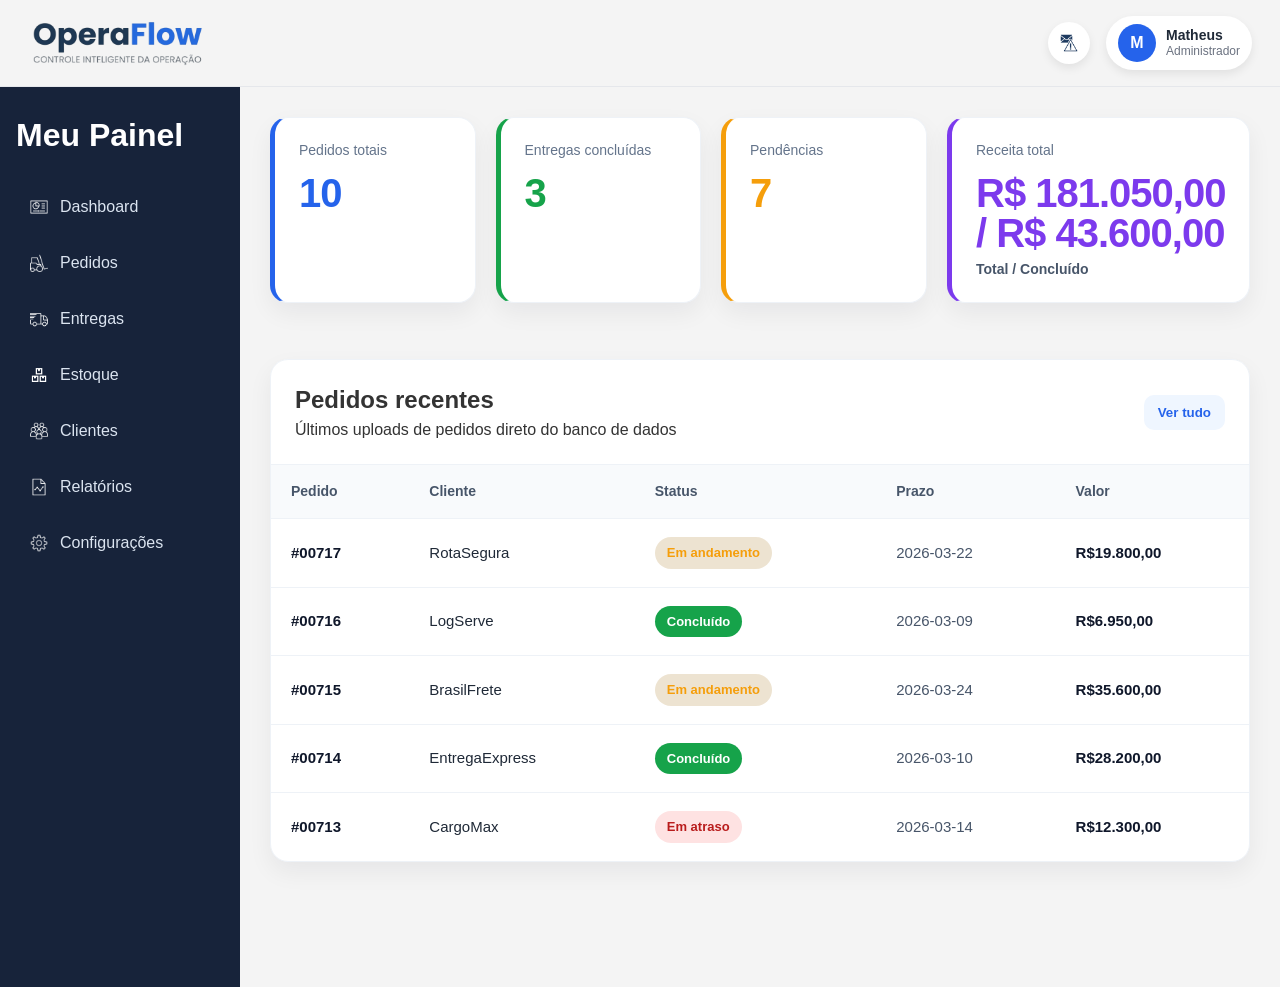
<file: src/pages/index.html>
﻿<!DOCTYPE html>
<html lang="pt-br">
<head>
  <meta charset="UTF-8">
  <meta name="viewport" content="width=device-width, initial-scale=1.0">
  <title>OperaFlow</title>
  <link rel="icon" type="image/x-icon" href="../assets/img/favicon.png">
  <link rel="stylesheet" href="../assets/css/style.css">
</head>
<body>

  <header class="cabecalho">
      <div class="logo">
      <img src="../assets/img/logo (1).png" alt="logo da empresa OperaFlow">
    </div>

    <div class="header-acoes">
    <button class="btn-icone" aria-label="Notificações">
      <img src="../assets/img/icons8-alarmes-60.png" alt="Notificações">
    </button>

    <div class="usuario-box">
      <div class="usuario-avatar">M</div>
      <div class="usuario-info">
        <strong>Matheus</strong>
        <span>Administrador</span>
      </div>
    </div>
  </div>
</header>
  <main>

    <div class="dashboard">
      <aside class="dashboard-sidebar">
        <h2>Meu Painel</h2>
        <nav>
          <ul>
          <li><a href="./index.html"><img src="../assets/img/icons8-painel-de-controle-50.png" alt=""><span>Dashboard</span></a></li>
            <li><a href="./pedidos.html"><img src="../assets/img/icons8-empilhadeira-50 (1).png" alt=""><span>Pedidos</span></a></li>
            <li><a href="#"><img src="../assets/img/icons8-em-trânsito-50.png" alt=""><span>Entregas</span></a></li>
            <li><a href="#"><img src="../assets/img/icons8-caixas-32.png" alt=""><span>Estoque</span></a></li>
            <li><a href="#"><img src="../assets/img/icons8-clientes-50.png" alt=""><span>Clientes</span></a></li>
            <li><a href="#"><img src="../assets/img/icons8-relatórios-50.png" alt=""><span>Relatórios</span></a></li>
            <li><a href="#"><img src="../assets/img/icons8-configurações-50.png" alt=""><span>Configurações</span></a></li>
          </ul>
        </nav>
      </aside>
<main class="conteudo">
<section class="cards-side">
  <div id="kpi-pedidos" class="kpi-card pedidos" role="button" tabindex="0" aria-label="Ver pedidos">
    <span class="kpi-label">Pedidos totais</span>
    <strong class="kpi-value">0</strong>
  </div>

  <div id="kpi-entregas" class="kpi-card entregas" role="button" tabindex="0" aria-label="Ver entregas concluídas">
    <span class="kpi-label">Entregas concluídas</span>
    <strong class="kpi-value">0</strong>
  </div>

  <div id="kpi-pendencias" class="kpi-card pendencias" role="button" tabindex="0" aria-label="Ver pedidos pendentes">
    <span class="kpi-label">Pendências</span>
    <strong class="kpi-value">0</strong>
  </div>

  <div id="kpi-receita" class="kpi-card receita" role="button" tabindex="0" aria-label="Ver receita gerada">
    <span class="kpi-label">Receita total</span>
    <strong class="kpi-value">R$0,00</strong>
    <small class="kpi-subvalue">Concluídas: R$0,00</small>
  </div>
</section>

<section class="table-card">
  <div class="table-header">
    <div>
      <h2>Pedidos recentes</h2>
      <p>Últimos uploads de pedidos direto do banco de dados</p>
    </div>
    <button class="btn-secundario" type="button">Ver tudo</button>
  </div>
  

  <table>
    <thead>
      <tr>
        <th>Pedido</th>
        <th>Cliente</th>
        <th>Status</th>
        <th>Prazo</th>
        <th>Valor</th>
      </tr>
    </thead>
    <tbody>
      <tr>
        <td>#11568</td>
        <td>UltiTrans</td>
        <td><span class="status status-andamento">Em andamento</span></td>
        <td>26-03-2026</td>
        <td class="valor">R$26.000,00</td>
      </tr>
      <tr>
        <td>#12444</td>
        <td>RLM Transportadora</td>
        <td><span class="status status-andamento">Em andamento</span></td>
        <td>05-04-2026</td>
        <td class="valor">R$16.500,00</td>
      </tr>
      <tr>
        <td>#00345</td>
        <td>TripTrans</td>
        <td><span class="status status-atraso">Em atraso</span></td>
        <td>13-03-2026</td>
        <td class="valor">R$22.300,00</td>
      </tr>
    </tbody>
  </table>
</section>
  </main>
</div>
  <script src="../assets/js/dashboard.js"></script>
</body>
</html>
</file>
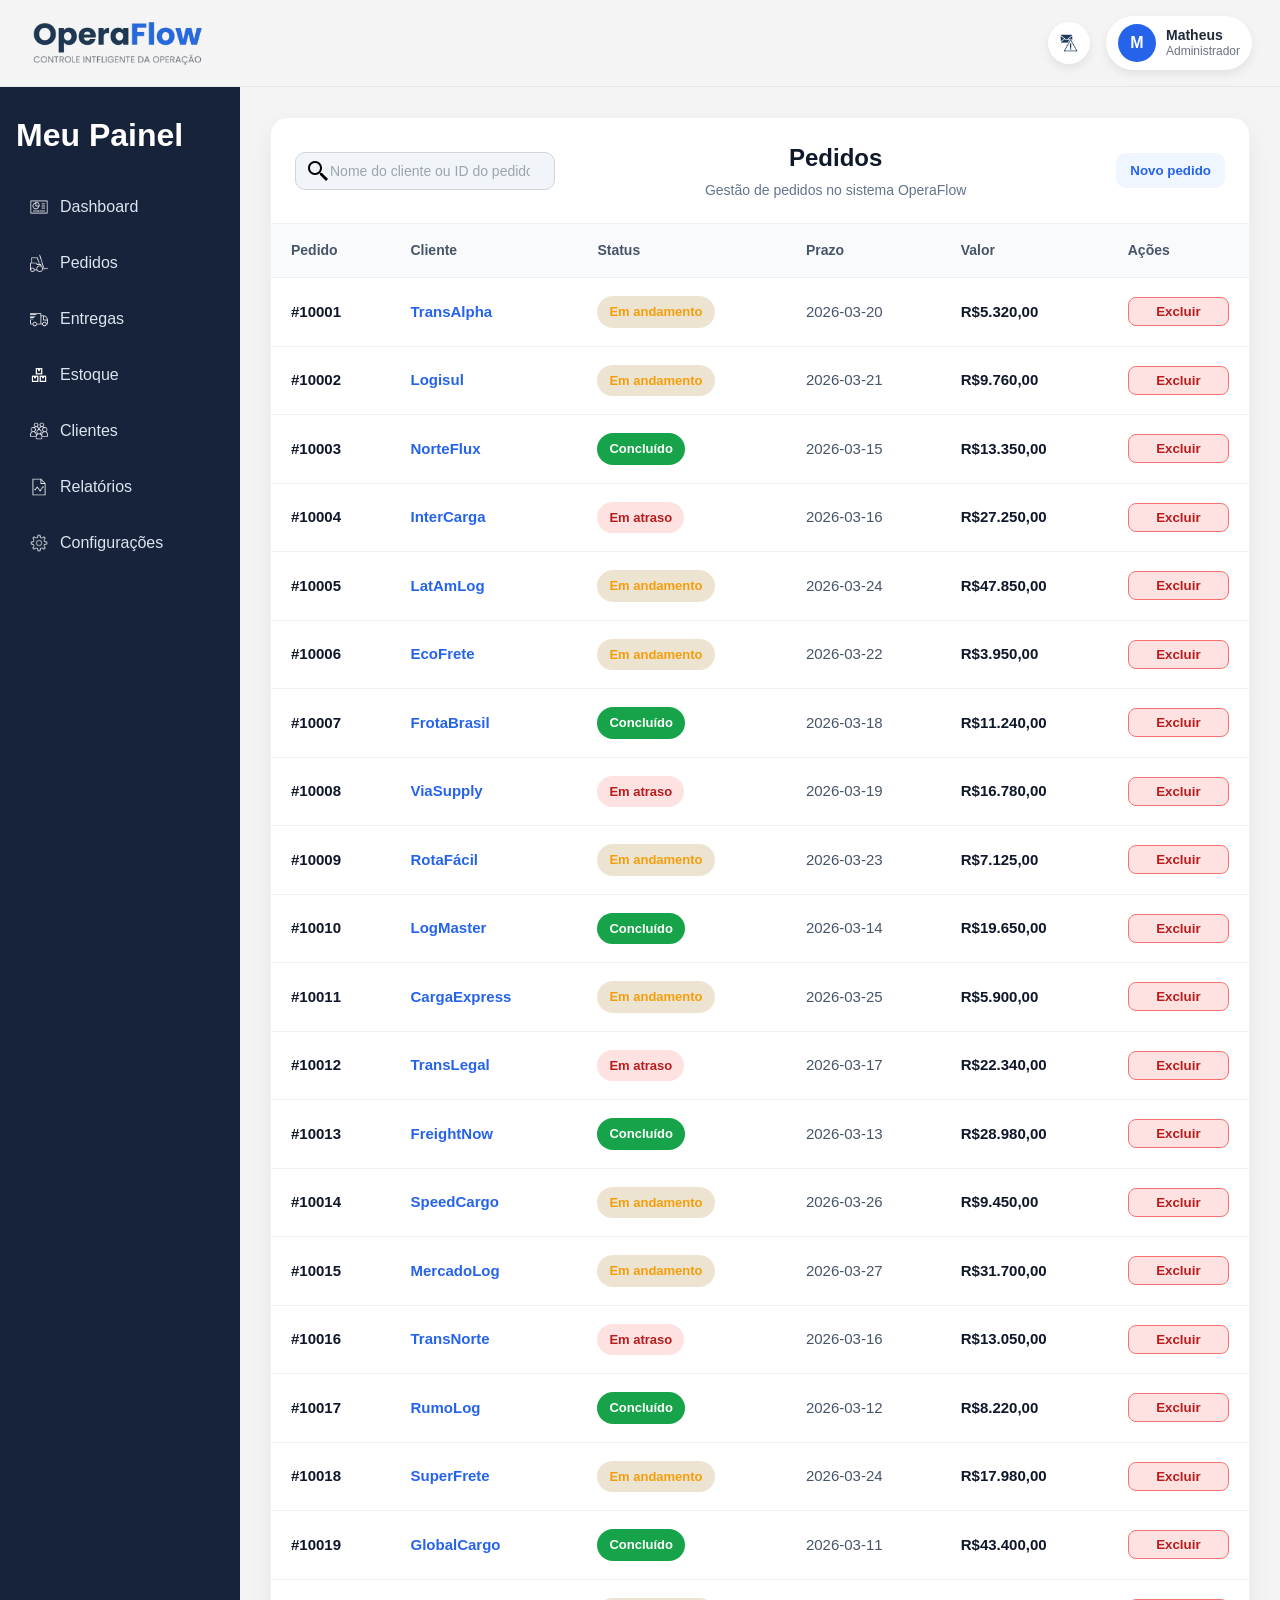
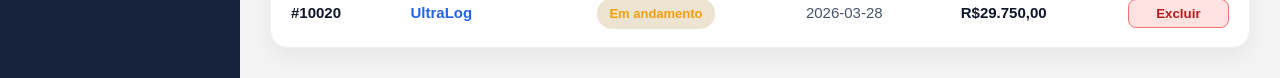
<file: src/pages/pedidos.html>
﻿<!DOCTYPE html>
<html lang="pt-br">
<head>
  <meta charset="UTF-8">
  <meta name="viewport" content="width=device-width, initial-scale=1.0">
  <title>OperaFlow - Pedidos</title>
  <link rel="icon" type="image/x-icon" href="../assets/img/favicon.png">
  <link rel="stylesheet" href="../assets/css/style.css">
</head>
<body>

  <header class="cabecalho">
    <div class="logo">
      <img src="../assets/img/logo (1).png" alt="logo da empresa OperaFlow">
    </div>

    <div class="header-acoes">
      <button class="btn-icone" aria-label="Notificações">
      <img src="../assets/img/icons8-alarmes-60.png" alt="Notificações">
      </button>

      <div class="usuario-box">
        <div class="usuario-avatar">M</div>
        <div class="usuario-info">
          <strong>Matheus</strong>
          <span>Administrador</span>
        </div>
      </div>
    </div>
  </header>

  <div class="dashboard">
    <aside class="dashboard-sidebar">
      <h2>Meu Painel</h2>
      <nav>
        <ul>
          <li><a href="./index.html"><img src="../assets/img/icons8-painel-de-controle-50.png" alt=""><span>Dashboard</span></a></li>
          <li><a href="./pedidos.html"><img src="../assets/img/icons8-empilhadeira-50 (1).png" alt=""><span>Pedidos</span></a></li>
          <li><a href="#"><img src="../assets/img/icons8-em-trânsito-50.png" alt=""><span>Entregas</span></a></li>
          <li><a href="#"><img src="../assets/img/icons8-caixas-32.png" alt=""><span>Estoque</span></a></li>
          <li><a href="#"><img src="../assets/img/icons8-clientes-50.png" alt=""><span>Clientes</span></a></li>
          <li><a href="#"><img src="../assets/img/icons8-relatórios-50.png" alt=""><span>Relatórios</span></a></li>
          <li><a href="#"><img src="../assets/img/icons8-configurações-50.png" alt=""><span>Configurações</span></a></li>
        </ul>
      </nav>
    </aside>

    <main class="conteudo">
      <section class="table-card">
        <div class="table-header">
          <div class="header-search">
            <img src="../assets/img/icons8-pesquisar-24.png" alt="Pesquisar">
            <input id="filtro-pedidos" type="search" placeholder="Nome do cliente ou ID do pedido" aria-label="Pesquisar pedidos">
          </div>
          <div class="table-header-centro">
            <h2>Pedidos</h2>
            <p>Gestão de pedidos no sistema OperaFlow</p>
          </div>

          <button id="btn-novo-pedido" class="btn-secundario" type="button">Novo pedido</button>
        </div>

        <table>
          <thead>
            <tr>
              <th>Pedido</th>
              <th>Cliente</th>
              <th>Status</th>
              <th>Prazo</th>
              <th>Valor</th>
              <th>Ações</th>
            </tr>
          </thead>
          <tbody id="pedidos-tbody">
            <!-- registros carregados via JS -->
          </tbody>
        </table>
      </section>
    </main>
  </div>

  <div id="modal-pedido" class="modal-overlay" aria-hidden="true">
    <div class="modal-window" role="dialog" aria-modal="true" aria-labelledby="modal-title">
      <button id="modal-close" class="modal-close" aria-label="Fechar">×</button>
      <h2 id="modal-title">Novo Pedido</h2>
      <form action="#" method="post" class="pedido-form">
        <div class="field-group">
          <label for="pedido-id">Pedido</label>
          <input id="pedido-id" name="pedidoId" type="text" placeholder="#00000" required>
        </div>

        <div class="field-group">
          <label for="cliente">Cliente</label>
          <input id="cliente" name="cliente" type="text" placeholder="Nome do cliente" required>
        </div>

        <div class="field-group">
          <label for="status">Status</label>
          <select id="status" name="status" required>
            <option value="andamento">Em andamento</option>
            <option value="atraso">Em atraso</option>
            <option value="concluido">Concluído</option>
          </select>
        </div>

        <div class="field-group">
          <label for="prazo">Prazo</label>
          <input id="prazo" name="prazo" type="date" required>
        </div>

        <div class="field-group">
          <label for="quantidade">Quantidade</label>
          <input id="quantidade" name="quantidade" type="number" min="1" placeholder="1" required>
        </div>

        <div class="field-group">
          <label for="local-entrega">Local de entrega</label>
          <input id="local-entrega" name="localEntrega" type="text" placeholder="Rua, número, bairro" required>
        </div>

        <div class="separador-prioridade full-width">
          <h3>Informações de transporte (secundário)</h3>
        </div>

        <div class="field-group">
          <label for="motorista">Motorista responsável</label>
          <input id="motorista" name="motorista" type="text" placeholder="Nome do motorista">
        </div>

        <div class="field-group">
          <label for="placa-veiculo">Placa do veículo</label>
          <input id="placa-veiculo" name="placaVeiculo" type="text" placeholder="ABC-1234">
        </div>

        <div class="field-group full-width">
          <label for="observacoes">Observações</label>
          <textarea id="observacoes" name="observacoes" rows="3" placeholder="Notas internas (opcional)"></textarea>
        </div>

        <div class="field-group full-width">
          <label for="valor">Valor</label>
          <input id="valor" name="valor" type="text" placeholder="R$0,00" required>
        </div>

        <div class="field-group full-width">
          <button type="submit" class="btn-primario">Salvar Pedido</button>
        </div>
      </form>
    </div>
  </div>

  <div id="modal-detalhes" class="modal-overlay" aria-hidden="true">
    <div class="modal-window" role="dialog" aria-modal="true" aria-labelledby="modal-details-title">
      <button id="modal-det-close" class="modal-close" aria-label="Fechar detalhes">×</button>
      <h2 id="modal-details-title">Detalhes do Pedido</h2>
      <div class="detalhes-content">
        <dl>
          <dt>Pedido</dt><dd id="det-pedido">-</dd>
          <dt>Cliente</dt><dd id="det-cliente">-</dd>
          <dt>Status</dt><dd id="det-status">-</dd>
          <dt>Prazo</dt><dd id="det-prazo">-</dd>
          <dt>Valor</dt><dd id="det-valor">-</dd>
          <dt>Quantidade</dt><dd id="det-quantidade">-</dd>
          <dt>Local de entrega</dt><dd id="det-entrega">-</dd>
          <dt>Motorista</dt><dd id="det-motorista">-</dd>
          <dt>Placa do veículo</dt><dd id="det-placa">-</dd>
          <dt>Observações</dt><dd id="det-obs">-</dd>
        </dl>
      </div>
      <div class="detalhes-actions">
        <button id="btn-editar-pedido" type="button" class="btn-secundario">Editar</button>
        <button id="btn-adicionar-pedido" type="button" class="btn-primario">Adicionar Pedido</button>
      </div>
    </div>
  </div>
  <script src="../assets/js/pedidos.js"></script>
</body>
</html>
</file>
<file: src/assets/css/style.css>
* {
  margin: 0;
  padding: 0;
  box-sizing: border-box;
}

body {
  font-family: Arial, Helvetica, sans-serif;
  background: #f4f4f4;
  color: #333;
  line-height: 1.5;
}

/* HEADER */
.cabecalho {
  display: flex;
  justify-content: space-between;
  align-items: center;
  padding: 16px 28px;
  background: #f4f4f4;
  border-bottom: 1px solid #e5e7eb;
}

.logo-texto {
  font-size: 40px;
  font-weight: 700;
  color: #1e3a5f;
}

.logo-texto span {
  color: #2563eb;
}

.header-acoes {
  display: flex;
  align-items: center;
  gap: 16px;
}

.btn-icone {
  width: 42px;
  height: 42px;
  border: none;
  background: white;
  border-radius: 50%;
  display: flex;
  justify-content: center;
  align-items: center;
  cursor: pointer;
  box-shadow: 0 4px 10px rgba(0,0,0,0.08);
  transition: background 0.3s ease;
}

.btn-icone:hover {
  background: #e8eefc;
}

.btn-icone img {
  width: 18px;
  height: 18px;
}

.usuario-box {
  display: flex;
  align-items: center;
  gap: 10px;
  background: white;
  padding: 8px 12px;
  border-radius: 999px;
  box-shadow: 0 4px 10px rgba(0,0,0,0.08);
}

.usuario-avatar {
  width: 38px;
  height: 38px;
  border-radius: 50%;
  background: #2563eb;
  color: white;
  display: flex;
  justify-content: center;
  align-items: center;
  font-weight: bold;
}

.usuario-info {
  display: flex;
  flex-direction: column;
  line-height: 1.2;
}

.usuario-info strong {
  font-size: 14px;
  color: #1f2937;
}

.usuario-info span {
  font-size: 12px;
  color: #6b7280;
}

.logo img {
  height: 50px;
  width: auto;
  display: block;
}

.menu ul {
  display: flex;
  list-style: none;
  gap: 20px;
}

.menu a {
  text-decoration: none;
  color: white;
  font-weight: 500;
  transition: color 0.3s ease;
}

.menu a:hover {
  color: #60a5fa;
}

/* DASHBOARD */
.dashboard {
  display: flex;
  min-height: 100vh;
}

.sidebar {
  width: 220px;
  background: #1f2937;
  color: white;
  padding: 20px;
}

.sidebar h2 {
  margin-bottom: 20px;
}

.sidebar ul {
  list-style: none;
}

.sidebar li {
  margin-bottom: 15px;
}

.sidebar a {
  color: white;
  text-decoration: none;
  transition: color 0.3s ease;
}

.sidebar a:hover {
  color: #60a5fa;
}

.conteudo {
  flex: 1;
  padding: 30px;
  display: flex;
  flex-direction: column;
  gap: 24px;
}

/* CARDS DO DASHBOARD */

.kpi-card,
.table-card {
  backdrop-filter: blur(6px);
}

.cards-side {
  display: grid;
  grid-template-columns: repeat(3, 1fr);
  gap: 20px;
  margin-bottom: 30px;
}

.card-side {
  background: #FFFFFF;
  padding: 20px;
  border-radius: 8px;
  box-shadow: 0 4px 10px rgba(0, 0, 0, 0.1);
  text-align: center;
}

.card-side h3 {
  margin-bottom: 10px;
}

.card-side p {
  font-size: 22px;
  font-weight: bold;
  color: #2563eb;
}

.cards-side {
  display: grid;
  grid-template-columns: repeat(4, 1fr);
  gap: 20px;
  margin-bottom: 32px;
}

.cards-side {
  display: grid;
  grid-template-columns: repeat(4, 1fr);
  gap: 20px;
  margin-bottom: 32px;
}

.kpi-card {
  background: #ffffff;
  padding: 22px;
  border-radius: 16px;
  box-shadow: 0 10px 24px rgba(15, 23, 42, 0.06);
  border: 1px solid #eef2f7;
}

.kpi-label {
  display: block;
  font-size: 14px;
  color: #6b7280;
  margin-bottom: 10px;
}

.kpi-value {
  font-size: 30px;
  font-weight: 700;
  color: #111827;
}

.kpi-card.pedidos {
  border-left: 5px solid #2563eb;
}

.kpi-card.entregas {
  border-left: 5px solid #16a34a;
}

.kpi-card.pendencias {
  border-left: 5px solid #f59e0b;
}

.kpi-card.receita {
  border-left: 5px solid #7c3aed;
}

.cards-side {
  display: grid;
  grid-template-columns: repeat(4, 1fr);
  gap: 20px;
  margin-bottom: 32px;
}

.kpi-card {
  background: #ffffff;
  padding: 22px 24px;
  border-radius: 18px;
  box-shadow: 0 10px 24px rgba(15, 23, 42, 0.06);
  border: 1px solid #eef2f7;
  transition: transform 0.25s ease, box-shadow 0.25s ease;
}

.kpi-card:hover {
  transform: translateY(-4px);
  box-shadow: 0 14px 28px rgba(15, 23, 42, 0.10);
}

.kpi-label {
  display: block;
  font-size: 14px;
  color: #64748b;
  margin-bottom: 12px;
  font-weight: 500;
}

.kpi-value {
  display: block;
  font-size: 40px;
  font-weight: 700;
  letter-spacing: -1px;
  line-height: 1;
}

.kpi-subvalue {
  display: block;
  margin-top: 6px;
  font-size: 14px;
  font-weight: 600;
  color: #475569;
}

/* cor do valor por tipo */
.kpi-card.pedidos .kpi-value {
  color: #2563eb;
}

.kpi-card.entregas .kpi-value {
  color: #16a34a;
}

.kpi-card.pendencias .kpi-value {
  color: #f59e0b;
}

.kpi-card.receita .kpi-value {
  color: #7c3aed;
}
/* TABELA */
.table-card {
  position: relative;
  z-index: 0;
  background: #ffffff;
  border-radius: 18px;
  box-shadow: 0 10px 24px rgba(15, 23, 42, 0.06);
  border: 1px solid #eef2f7;
  overflow: hidden;
}

.modal-overlay {
  z-index: 9999;
}

.modal-window {
  z-index: 10000;
}

#modal-pedido.modal-overlay {
  z-index: 10001;
}

#modal-detalhes.modal-overlay {
  z-index: 10002;
}

.table-header {
  display: flex;
  justify-content: space-between;
  align-items: center;
  padding: 22px 24px;
  border-bottom: 1px solid #eef2f7;
  gap: 20px;
}

.table-header-centro {
  display: flex;
  flex-direction: column;
  align-items: center;
  flex: 1;
  min-width: 260px;
}

.table-header-centro h2 {
  font-size: 24px;
  color: #0f172a;
  margin: 0;
}

.table-header-centro p {
  font-size: 14px;
  color: #64748b;
  margin: 4px 0 0;
}

.header-search {
  display: flex;
  align-items: center;
  background: #f1f5f9;
  border: 1px solid #d1d5db;
  border-radius: 10px;
  padding: 6px 10px;
  min-width: 260px;
  max-width: 420px;
}

.search-icon {
  margin-right: 8px;
  color: #111;
  font-size: 16px;
}

.header-search input {
  width: 100%;
  border: none;
  background: transparent;
  outline: none;
  font-size: 14px;
  color: #1f2937;
}

.header-search input::placeholder {
  color: #9ca3af;
}

.header-search input {
  width: 100%;
  border: none;
  background: transparent;
  outline: none;
  font-size: 14px;
  color: #1f2937;
}

.header-search input::placeholder {
  color: #9ca3af;
}

.table-header button {
  margin: 0;
}


.btn-secundario {
  width: auto;
  padding: 10px 14px;
  background: #eff6ff;
  color: #2563eb;
  border: none;
  border-radius: 10px;
  font-weight: 600;
  cursor: pointer;
  transition: background 0.3s ease;
}

.btn-secundario:hover {
  background: #dbeafe;
}

.btn-primario {
  padding: 12px 20px;
  background: #2563eb;
  color: white;
  border: none;
  border-radius: 10px;
  cursor: pointer;
  font-weight: 700;
  font-size: 15px;
}

.btn-primario:hover {
  background: #1d4ed8;
}

.btn-menu {
  display: none;
  background: transparent;
  border: 1px solid #d1d5db;
  border-radius: 8px;
  width: 44px;
  height: 44px;
  margin-right: 12px;
  color: #0f172a;
  cursor: pointer;
  font-size: 20px;
}

.btn-menu:hover {
  background: #f1f5f9;
}

@media (max-width: 992px) {
  .btn-menu {
    display: inline-flex;
    justify-content: center;
    align-items: center;
  }

  .dashboard-sidebar {
    position: fixed;
    top: 0;
    left: 0;
    height: 100vh;
    z-index: 990;
    transform: translateX(-110%);
    width: 250px;
    box-shadow: 6px 0 30px rgba(0, 0, 0, 0.25);
    transition: transform 0.3s ease;
  }

  .dashboard-sidebar.sidebar-open {
    transform: translateX(0);
  }

  .sidebar-backdrop {
    position: fixed;
    inset: 0;
    z-index: 980;
    background: rgba(0, 0, 0, 0.35);
    display: none;
  }

  .sidebar-backdrop.active {
    display: block;
  }

  .dashboard {
    flex-direction: column;
  }

  .conteudo {
    padding: 20px;
  }

  .table-card {
    overflow: visible;
  }

  .cards-side {
    grid-template-columns: 1fr;
  }

  .grid-produtos {
    grid-template-columns: 1fr;
  }

  table {
    font-size: 14px;
  }

  th,
  td {
    padding: 10px;
  }
}

@media (max-width: 768px) {
  .cabecalho {
    flex-direction: column;
    gap: 15px;
    text-align: center;
  }

  .conteudo {
    padding: 20px;
  }

  .cards-side {
    grid-template-columns: 1fr;
  }

  .grid-produtos {
    grid-template-columns: 1fr;
  }

  .status {
    font-size: 11px;
    padding: 4px 8px;
  }

  .table-header .header-search {
    width: 100%;
    margin-bottom: 8px;
  }

  .table-header .header-message {
    font-size: 12px;
    color: #52606d;
    margin-bottom: 10px;
  }

  table {
    font-size: 14px;
  }

  th,
  td {
    padding: 10px;
  }
}

@media (max-width: 480px) {
  .cabecalho {
    padding: 15px 20px;
  }

  .conteudo {
    padding: 15px;
  }

  .formulario {
    padding: 20px 15px;
  }

  .card,
  .card-side,
  .produto {
    max-width: 100%;
  }

  .avatar {
    width: 70px;
    height: 70px;
    font-size: 20px;
  }
}

table {
  width: 100%;
  border-collapse: collapse;
}

thead th {
  background: #f8fafc;
  color: #475569;
  font-size: 14px;
  font-weight: 600;
  text-align: left;
  padding: 16px 20px;
}

tbody td {
  padding: 18px 20px;
  border-top: 1px solid #eef2f7;
  color: #1f2937;
  font-size: 15px;
}

tbody tr:hover {
  background: #f9fbff;
}

.valor {
  font-weight: 700;
  color: #0f172a;
}

.modal-overlay {
  position: fixed;
  inset: 0;
  background: rgba(15, 23, 42, 0.55);
  display: none;
  justify-content: center;
  align-items: center;
  z-index: 999;
  padding: 20px;
}

#modal-pedido.modal-overlay {
  z-index: 1000;
}

#modal-detalhes.modal-overlay {
  z-index: 1001;
}

.modal-overlay.modal-open {
  display: flex;
}

.modal-window {
  width: min(90%, 720px);
  max-width: 720px;
  max-height: 90vh;
  overflow-y: auto;
  background: white;
  border-radius: 18px;
  box-shadow: 0 20px 48px rgba(15, 23, 42, 0.35);
  padding: 30px;
  position: relative;
  display: block;
}

.modal-window h2 {
  margin: 0 0 16px;
  font-size: 26px;
  color: #0f172a;
  font-weight: 700;
  text-align: center;
}

.modal-window > * + * {
  margin-top: 14px;
}

.pedido-form {
  display: grid;
  grid-template-columns: 1fr;
  gap: 14px;
  width: 100%;
  max-width: 720px;
  margin: 0 auto;
}

.field-group {
  display: flex;
  flex-direction: column;
  gap: 6px;
}

.pedido-form button {
  width: 170px;
  margin: 20px auto 0; /* separa do último input */
  padding: 12px 20px 16px; /* padding-bottom maior para ficar visualmente mais central */
  display: block;
}

.pedido-form .field-group:last-child {
  margin-top: 28px;
  margin-bottom: 8px;
}


.modal-close {
  position: absolute;
  top: 16px;
  right: 16px;
  border: 0;
  background: #f8fafc;
  color: #1f2937;
  width: 36px;
  height: 36px;
  border-radius: 999px;
  cursor: pointer;
  font-size: 20px;
  line-height: 1;
}

.modal-close:hover {
  background: #e2e8f0;
}

.pedido-form {
  display: grid;
  grid-template-columns: 1fr;
  gap: 16px;
  width: 100%;
  max-width: 720px;
  margin: 0 auto;
}

.pedido-form label {
  display: block;
  font-size: 14px;
  color: #374151;
  margin-bottom: 5px;
}

.pedido-form input,
.pedido-form select {
  transition: border-color 0.25s ease, box-shadow 0.25s ease;
}

.pedido-form input:focus,
.pedido-form select:focus {
  outline: none;
  border-color: #3b82f6;
  box-shadow: 0 0 0 3px rgba(59, 130, 246, 0.15);
  background: #ffffff;
}

.pedido-form .field-group {
  display: flex;
  flex-direction: column;
  gap: 6px;
}

.pedido-form .field-group.full-width {
  grid-column: 1 / -1;
}

.pedido-form textarea {
  width: 100%;
  min-height: 90px;
  padding: 10px 12px;
  border: 1px solid #d1d5db;
  border-radius: 8px;
  background: #f8fafc;
  color: #1f2937;
  resize: vertical;
}

.pedido-form input,
.pedido-form select {
  width: 100%;
  padding: 11px 14px;
  border: 1px solid #d1d5db;
  border-radius: 10px;
  background: #f8fafc;
  color: #1f2937;
}

.pedido-form input:focus,
.pedido-form select:focus {
  outline: none;
  border-color: #3b82f6;
  background: #ffffff;
}

.pedido-form button {
  grid-column: 1 / -1;
  padding: 12px 20px;
  background: #2563eb;
  color: white;
  border: none;
  border-radius: 10px;
  cursor: pointer;
  font-weight: 700;
  font-size: 15px;
  width: fit-content;
  margin: 0 auto;
}

.pedido-form button:hover {
  background: #1d4ed8;
}

.btn-excluir {
  padding: 6px 10px;
  border: 1px solid #f87171;
  border-radius: 8px;
  background: #fee2e2;
  color: #b91c1c;
  font-weight: 600;
  cursor: pointer;
}

.btn-excluir:hover {
  background: #fecaca;
  border-color: #ef4444;
}

.detalhes-content {
  background: #f8fafc;
  padding: 16px;
  border-radius: 10px;
}

.detalhes-content dl {
  display: grid;
  grid-template-columns: max-content 1fr;
  gap: 8px 18px;
}

.detalhes-content dt {
  font-weight: 700;
  color: #1f2937;
}

.detalhes-content dd {
  margin: 0;
  color: #334155;
}

#btn-editar-pedido {
  cursor: pointer;
  border: 1px solid #2563eb;
  background: white;
  color: #2563eb;
  border-radius: 8px;
  padding: 8px 14px;
  font-weight: 700;
  margin-top: 16px;
}

#btn-editar-pedido:hover {
  background: #eff6ff;
}

.cliente-link {
  color: #2563eb;
  text-decoration: none;
  font-weight: 600;
}

.cliente-link:hover {
  text-decoration: underline;
}

.separador-prioridade {
  grid-column: 1 / -1;
}

.separador-prioridade h3 {
  margin: 16px 0 8px;
  color: #374151;
  font-size: 14px;
  font-weight: 700;
  border-bottom: 1px solid #d1d5db;
  padding-bottom: 4px;
}

.status {
  display: inline-block;
  padding: 3px 10px;
  border-radius: 999px;
  font-size: 12px;
  font-weight: 600;
  color: #ffffff;
}

.status-andamento {
  background: #3b82f6;
}

.status-atraso {
  background: #ef4444;
}

.status-concluido {
  background: #16a34a;
}

.form-card {
  margin-top: 24px;
  background: #ffffff;
  border-radius: 12px;
  border: 1px solid #e5e7eb;
  padding: 18px;
}

.pedido-form {
  display: grid;
  grid-template-columns: 1fr 1fr;
  gap: 14px;
}

.pedido-form label {
  font-size: 14px;
  color: #374151;
  margin-bottom: 5px;
}

.pedido-form input,
.pedido-form select {
  width: 100%;
  padding: 10px 12px;
  border: 1px solid #d1d5db;
  border-radius: 8px;
  background: #f8fafc;
  color: #1f2937;
}

.pedido-form input:focus,
.pedido-form select:focus {
  outline: none;
  border-color: #3b82f6;
  background: #ffffff;
}

.pedido-form button {
  grid-column: 1 / -1;
  width: fit-content;
  padding: 11px 16px;
  background: #2563eb;
  color: white;
  border: none;
  border-radius: 8px;
  cursor: pointer;
  font-weight: 700;
}

.pedido-form button:hover {
  background: #1d4ed8;
}

/* SEÇÃO DE CARDS DE USUÁRIOS */
.cards {
  margin: 50px 0;
  display: flex;
  justify-content: center;
  flex-wrap: wrap;
  gap: 20px;
  padding: 0 20px;
}

.card {
  width: 100%;
  max-width: 280px;
  background: white;
  border-radius: 8px;
  padding: 20px;
  box-shadow: 0 4px 10px rgba(0, 0, 0, 0.1);
  text-align: center;
  transition: transform 0.3s ease;
}

.card:hover {
  transform: translateY(-5px);
}

.avatar {
  width: 80px;
  height: 80px;
  margin: 0 auto 15px;
  border-radius: 50%;
  background: #2563eb;
  color: white;
  display: flex;
  justify-content: center;
  align-items: center;
  font-size: 24px;
  font-weight: bold;
}

.card h2 {
  margin-bottom: 10px;
  font-size: 20px;
}

.card p {
  margin: 5px 0;
}

/* FORMULÁRIO */
.container {
  margin: 50px 0;
  display: flex;
  justify-content: center;
  padding: 0 20px;
}

.formulario {
  background: white;
  padding: 25px 20px;
  border-radius: 8px;
  width: 100%;
  max-width: 350px;
  box-shadow: 0 4px 10px rgba(0, 0, 0, 0.1);
}

.formulario h1 {
  margin-bottom: 20px;
  text-align: center;
}

.campo {
  display: flex;
  flex-direction: column;
  margin-bottom: 15px;
}

.campo label {
  margin-bottom: 6px;
  font-weight: 600;
}

.campo input {
  padding: 10px;
  border: 1px solid #ccc;
  border-radius: 5px;
}

.campo input:focus {
  border-color: #2563eb;
  outline: none;
}

/* BOTÕES */
button {
  width: 100%;
  padding: 10px;
  background: #2563eb;
  color: white;
  border: none;
  border-radius: 5px;
  cursor: pointer;
  transition: background 0.3s ease;
}

button:hover {
  background: #1d4ed8;
}

.imagem {
  width: 100%;
  height: 150px;
  background: #ddd;
  margin-bottom: 15px;
  display: flex;
  justify-content: center;
  align-items: center;
  border-radius: 6px;
}

.preco {
  font-weight: bold;
  margin: 10px 0;
  color: green;
}

/* RESPONSIVIDADE */
@media (max-width: 992px) {
  .cards-side {
    grid-template-columns: repeat(2, 1fr);
  }

  .grid-produtos {
    grid-template-columns: repeat(2, 1fr);
  }
}

@media (max-width: 768px) {
  .cabecalho {
    flex-direction: column;
    gap: 15px;
    text-align: center;
  }

  .modal-overlay {
    position: fixed;
    inset: 0;
    background: rgba(15, 23, 42, 0.6);
    display: none;
    justify-content: center;
    align-items: center;
    z-index: 999;
    padding: 20px;
  }

  .modal-overlay.modal-open {
    display: flex;
  }

  .modal-window {
    width: min(100%, 520px);
    max-height: 90vh;
    overflow-y: auto;
    background: white;
    border-radius: 14px;
    box-shadow: 0 16px 40px rgba(15, 23, 42, 0.35);
    padding: 24px;
    position: relative;
  }

  .modal-close {
    position: absolute;
    top: 12px;
    right: 12px;
    border: 0;
    background: #f8fafc;
    color: #1f2937;
    width: 34px;
    height: 34px;
    border-radius: 999px;
    cursor: pointer;
    font-size: 20px;
    line-height: 1;
  }

  .modal-close:hover {
    background: #e2e8f0;
  }

  .table-card {
    overflow: visible;
  }

  .btn-secundario {
    white-space: nowrap;
  }

  .menu ul {
    flex-direction: column;
    gap: 10px;
  }

  .dashboard {
    flex-direction: column;
    min-height: auto;
  }

  .sidebar {
    width: 100%;
  }

  .conteudo {
    padding: 20px;
  }

  .cards-side {
    grid-template-columns: 1fr;
  }

  .grid-produtos {
    grid-template-columns: 1fr;
  }

  table {
    font-size: 14px;
  }

  th,
  td {
    padding: 10px;
  }
}

@media (max-width: 480px) {
  .cabecalho {
    padding: 15px 20px;
  }

  .conteudo {
    padding: 15px;
  }

  .formulario {
    padding: 20px 15px;
  }

  .card,
  .card-side,
  .produto {
    max-width: 100%;
  }

  .avatar {
    width: 70px;
    height: 70px;
    font-size: 20px;
  }
}

.dashboard-sidebar {
  width: 240px;
  background: #17233a;
  color: white;
  padding: 24px 16px;
  min-height: 100vh;
  transition: transform 0.3s ease;
}

.dashboard-sidebar.sidebar-closed {
  transform: translateX(-110%);
}

.sidebar-backdrop {
  display: none;
  position: fixed;
  inset: 0;
  background: rgba(0, 0, 0, 0.35);
  z-index: 980;
}

.sidebar-backdrop.active {
  display: block;
}

.dashboard-sidebar h2 {
  font-size: 32px;
  margin-bottom: 24px;
  font-weight: 700;
}

.dashboard-sidebar ul {
  list-style: none;
}

.dashboard-sidebar li {
  margin-bottom: 8px;
}

.dashboard-sidebar a {
  display: flex;
  align-items: center;
  gap: 12px;
  color: #dbe4f0;
  text-decoration: none;
  padding: 12px 14px;
  border-radius: 10px;
  font-size: 16px;
  transition: all 0.3s ease;
}

.dashboard-sidebar a:hover {
  background: rgba(255, 255, 255, 0.08);
  color: #ffffff;
}

.dashboard-sidebar a.ativo {
  background: #2563eb;
  color: white;
}

.dashboard-sidebar a img {
  width: 18px;
  height: 18px;
}

/* STATUS */

.status {
  display: inline-flex;
  align-items: center;
  padding: 6px 12px;
  border-radius: 999px;
  font-size: 13px;
  font-weight: 600;
}

.status-andamento {
  background: #ece2ceef;
  color: #f59e0b;
}

.status-atraso {
  background: #fee2e2;
  color: #b91c1c;
}

.status-entregue {
  background: #dcfce7;
  color: #166534;
}

td:nth-child(4) {
  color: #475569;
}

tbody td:first-child {
  font-weight: 700;
  color: #0f172a;
}
</file>
